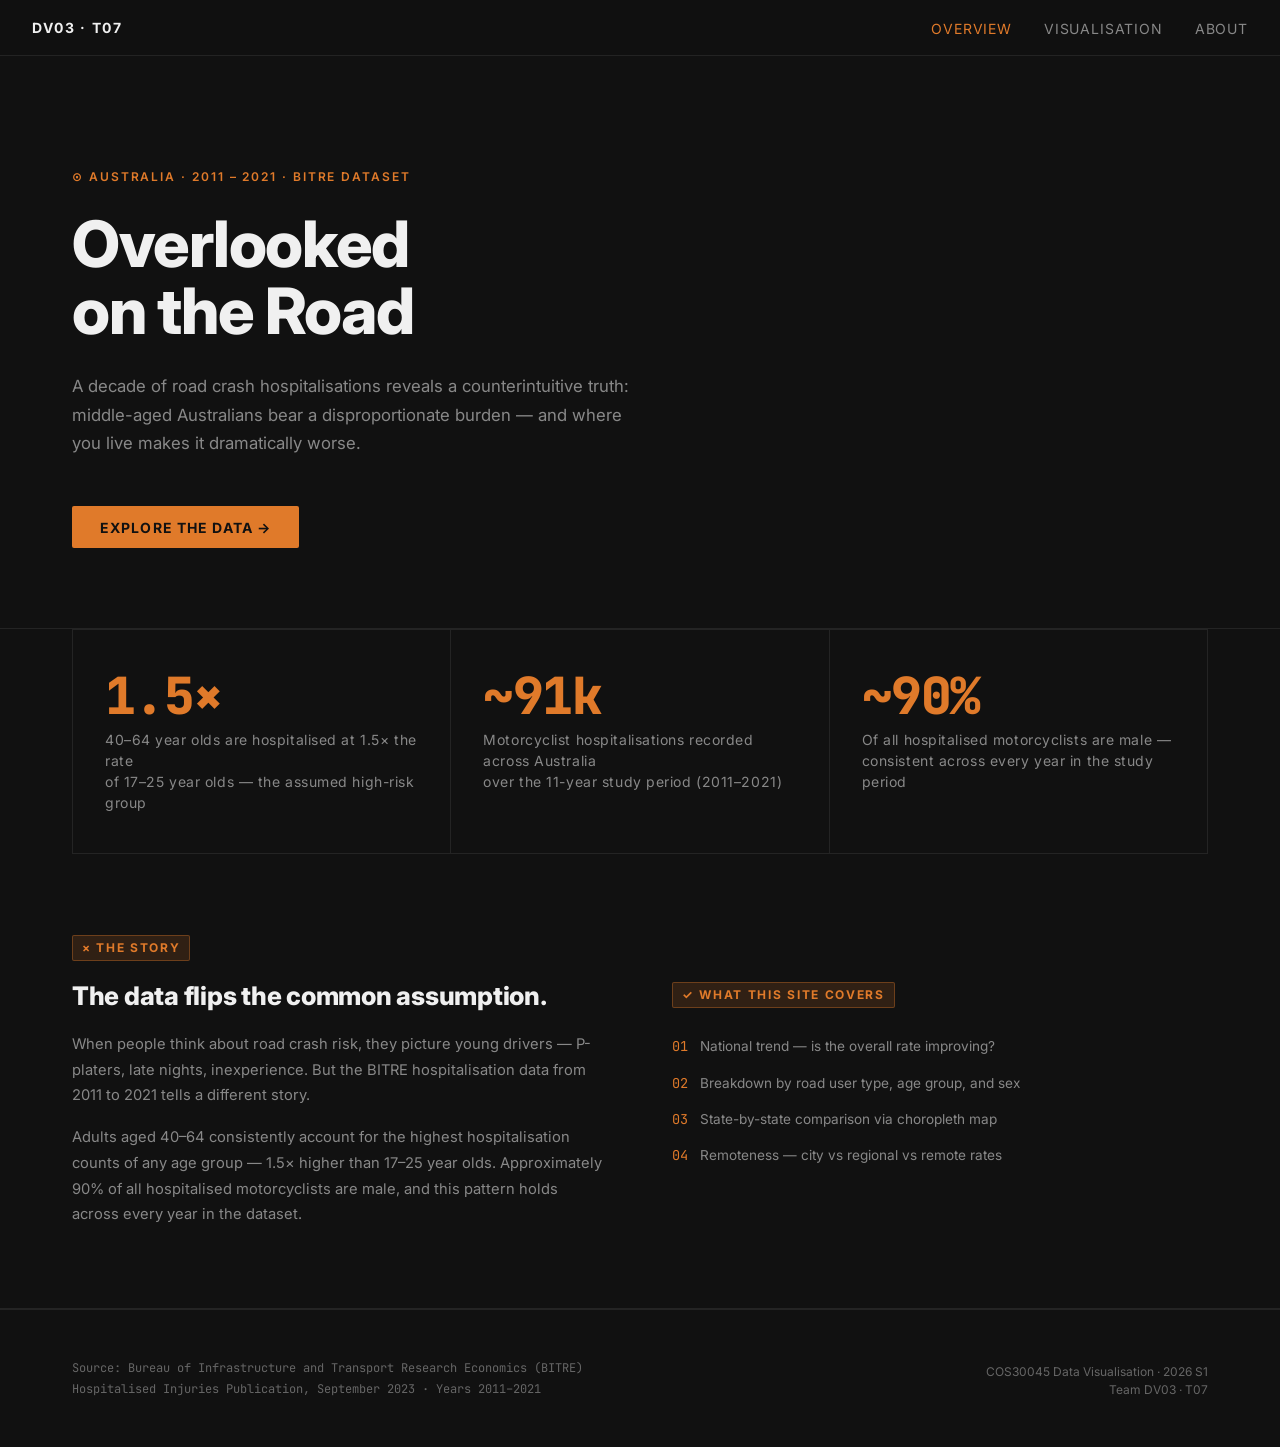
<file: index.html>
<!DOCTYPE html>
<html lang="en">
<head>
  <meta charset="UTF-8">
  <meta name="viewport" content="width=device-width, initial-scale=1.0">
  <meta name="description" content="A decade of road crash hospitalisations in Australia, 2011–2021.">
  <title>Overlooked on the Road</title>
  <link rel="preconnect" href="https://fonts.googleapis.com">
  <link rel="preconnect" href="https://fonts.gstatic.com" crossorigin>
  <link href="https://fonts.googleapis.com/css2?family=Inter:wght@400;600;700;800&family=JetBrains+Mono:wght@400;700&display=swap" rel="stylesheet">
  <link rel="stylesheet" href="css/main.css">
</head>
<body>

  <nav>
    <span class="nav-logo">DV03 · T07</span>
    <ul class="nav-links">
      <li><a href="index.html" class="active">Overview</a></li>
      <li><a href="visualisation.html">Visualisation</a></li>
      <li><a href="about.html">About</a></li>
      <!-- concept prototypes: see /Testing/concepts.html -->
    </ul>
  </nav>

  <!-- HERO -->
  <section class="hero">
    <div class="container">
      <p class="hero-eyebrow">⊙ Australia · 2011 – 2021 · BITRE Dataset</p>
      <h1>Overlooked<br>on the Road</h1>
      <p class="hero-sub">
        A decade of road crash hospitalisations reveals a counterintuitive truth:
        middle-aged Australians bear a disproportionate burden — and where you live
        makes it dramatically worse.
      </p>
      <a href="visualisation.html" class="hero-cta">Explore the Data →</a>
    </div>
  </section>

  <!-- KEY STATS -->
  <section>
    <div class="container" style="padding-top:0; padding-bottom:0;">
      <div class="stat-strip">

        <div class="stat-card">
          <div class="stat-number">1.5×</div>
          <div class="stat-label">
            40–64 year olds are hospitalised at 1.5× the rate<br>
            of 17–25 year olds — the assumed high-risk group
          </div>
        </div>

        <div class="stat-card">
          <div class="stat-number">~91k</div>
          <div class="stat-label">
            Motorcyclist hospitalisations recorded across Australia<br>
            over the 11-year study period (2011–2021)
          </div>
        </div>

        <div class="stat-card">
          <div class="stat-number">~90%</div>
          <div class="stat-label">
            Of all hospitalised motorcyclists are male —<br>
            consistent across every year in the study period
          </div>
        </div>

      </div>
    </div>
  </section>

  <!-- NARRATIVE INTRO -->
  <section style="padding: 5rem 0; border-bottom: 1px solid var(--border);">
    <div class="container">
      <div class="section-label">× The Story</div>
      <div style="display:grid; grid-template-columns: 1fr 1fr; gap: 4rem; align-items:start;">
        <div>
          <h2 style="font-size:1.6rem; font-weight:800; letter-spacing:-0.01em; margin-bottom:1.25rem; line-height:1.2;">
            The data flips the common assumption.
          </h2>
          <p style="color:var(--text-dim); line-height:1.75; font-size:0.92rem; margin-bottom:1rem;">
            When people think about road crash risk, they picture young drivers —
            P-platers, late nights, inexperience. But the BITRE hospitalisation data
            from 2011 to 2021 tells a different story.
          </p>
          <p style="color:var(--text-dim); line-height:1.75; font-size:0.92rem;">
            Adults aged 40–64 consistently account for the highest hospitalisation
            counts of any age group — 1.5× higher than 17–25 year olds. Approximately
            90% of all hospitalised motorcyclists are male, and this pattern holds
            across every year in the dataset.
          </p>
        </div>
        <div>
          <div class="section-label">✓ What This Site Covers</div>
          <ul style="list-style:none; display:flex; flex-direction:column; gap:1rem; margin-top:0.5rem;">
            <li style="display:flex; gap:0.75rem; font-size:0.85rem; color:var(--text-dim);">
              <span style="color:var(--accent); font-family:var(--font-mono); flex-shrink:0;">01</span>
              National trend — is the overall rate improving?
            </li>
            <li style="display:flex; gap:0.75rem; font-size:0.85rem; color:var(--text-dim);">
              <span style="color:var(--accent); font-family:var(--font-mono); flex-shrink:0;">02</span>
              Breakdown by road user type, age group, and sex
            </li>
            <li style="display:flex; gap:0.75rem; font-size:0.85rem; color:var(--text-dim);">
              <span style="color:var(--accent); font-family:var(--font-mono); flex-shrink:0;">03</span>
              State-by-state comparison via choropleth map
            </li>
            <li style="display:flex; gap:0.75rem; font-size:0.85rem; color:var(--text-dim);">
              <span style="color:var(--accent); font-family:var(--font-mono); flex-shrink:0;">04</span>
              Remoteness — city vs regional vs remote rates
            </li>
          </ul>
        </div>
      </div>
    </div>
  </section>

  <footer>
    <div class="container">
      <div class="footer-inner">
        <div class="footer-source">
          Source: Bureau of Infrastructure and Transport Research Economics (BITRE)<br>
          Hospitalised Injuries Publication, September 2023 · Years 2011–2021
        </div>
        <div class="footer-team">
          COS30045 Data Visualisation · 2026 S1<br>
          Team DV03 · T07
        </div>
      </div>
    </div>
  </footer>

</body>
</html>
</file>
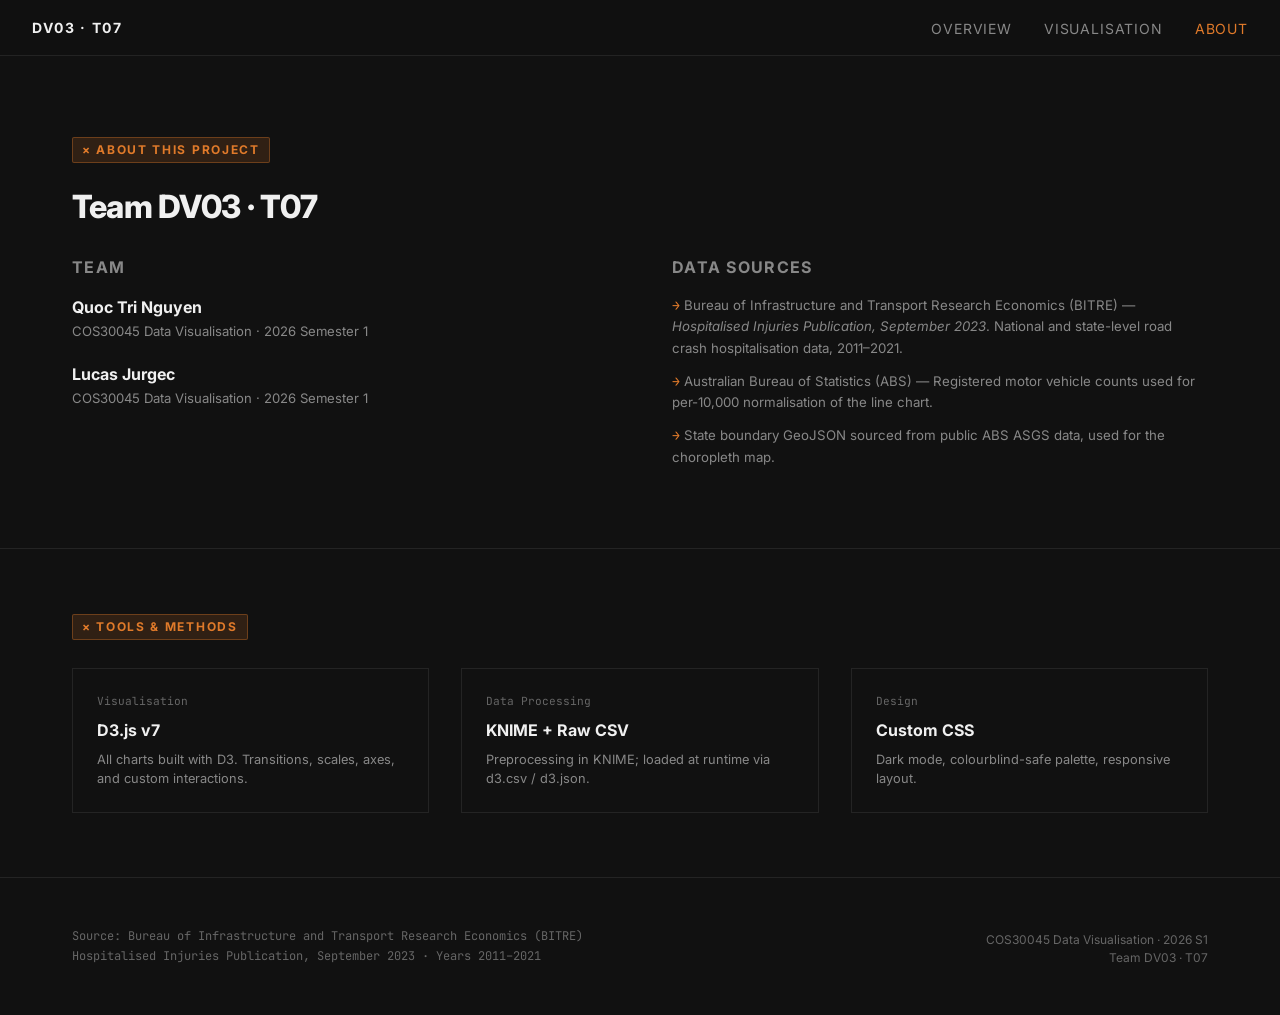
<file: about.html>
<!DOCTYPE html>
<html lang="en">
<head>
  <meta charset="UTF-8">
  <meta name="viewport" content="width=device-width, initial-scale=1.0">
  <title>About — Overlooked on the Road</title>
  <link rel="preconnect" href="https://fonts.googleapis.com">
  <link rel="preconnect" href="https://fonts.gstatic.com" crossorigin>
  <link href="https://fonts.googleapis.com/css2?family=Inter:wght@400;600;700;800&family=JetBrains+Mono:wght@400;700&display=swap" rel="stylesheet">
  <link rel="stylesheet" href="css/main.css">
</head>
<body>

  <nav>
    <span class="nav-logo">DV03 · T07</span>
    <ul class="nav-links">
      <li><a href="index.html">Overview</a></li>
      <li><a href="visualisation.html">Visualisation</a></li>
      <li><a href="about.html" class="active">About</a></li>
      <!-- concept prototypes: see /Testing/concepts.html -->
    </ul>
  </nav>

  <section style="padding: 5rem 0; border-bottom: 1px solid var(--border);">
    <div class="container">
      <div class="section-label">× About This Project</div>
      <h1 style="font-size:2rem; font-weight:800; letter-spacing:-0.01em; margin-bottom:1.5rem;">
        Team DV03 · T07
      </h1>

      <div style="display:grid; grid-template-columns: 1fr 1fr; gap:4rem;">
        <div>
          <h2 style="font-size:1rem; font-weight:700; letter-spacing:0.08em; text-transform:uppercase; color:var(--text-dim); margin-bottom:1rem;">Team</h2>
          <div style="display:flex; flex-direction:column; gap:1.25rem;">
            <div>
              <div style="font-weight:700; margin-bottom:0.2rem;">Quoc Tri Nguyen</div>
              <div style="font-size:0.82rem; color:var(--text-dim);">COS30045 Data Visualisation · 2026 Semester 1</div>
            </div>
            <div>
              <div style="font-weight:700; margin-bottom:0.2rem;">Lucas Jurgec</div>
              <div style="font-size:0.82rem; color:var(--text-dim);">COS30045 Data Visualisation · 2026 Semester 1</div>
            </div>
          </div>
        </div>

        <div>
          <h2 style="font-size:1rem; font-weight:700; letter-spacing:0.08em; text-transform:uppercase; color:var(--text-dim); margin-bottom:1rem;">Data Sources</h2>
          <ul style="list-style:none; display:flex; flex-direction:column; gap:0.75rem;">
            <li style="font-size:0.83rem; color:var(--text-dim); line-height:1.6;">
              <span style="color:var(--accent); font-family:var(--font-mono);">→</span>
              Bureau of Infrastructure and Transport Research Economics (BITRE) —
              <em>Hospitalised Injuries Publication, September 2023</em>. National and
              state-level road crash hospitalisation data, 2011–2021.
            </li>
            <li style="font-size:0.83rem; color:var(--text-dim); line-height:1.6;">
              <span style="color:var(--accent); font-family:var(--font-mono);">→</span>
              Australian Bureau of Statistics (ABS) — Registered motor vehicle counts
              used for per-10,000 normalisation of the line chart.
            </li>
            <li style="font-size:0.83rem; color:var(--text-dim); line-height:1.6;">
              <span style="color:var(--accent); font-family:var(--font-mono);">→</span>
              State boundary GeoJSON sourced from public ABS ASGS data, used for the
              choropleth map.
            </li>
          </ul>
        </div>
      </div>
    </div>
  </section>

  <section style="padding: 4rem 0;">
    <div class="container">
      <div class="section-label">× Tools & Methods</div>
      <div style="display:grid; grid-template-columns: repeat(3,1fr); gap:2rem; margin-top:0.5rem;">
        <div style="border:1px solid var(--border); padding:1.5rem;">
          <div style="font-size:0.7rem; font-family:var(--font-mono); color:var(--text-muted); margin-bottom:0.5rem;">Visualisation</div>
          <div style="font-weight:700; margin-bottom:0.5rem;">D3.js v7</div>
          <div style="font-size:0.8rem; color:var(--text-dim);">All charts built with D3. Transitions, scales, axes, and custom interactions.</div>
        </div>
        <div style="border:1px solid var(--border); padding:1.5rem;">
          <div style="font-size:0.7rem; font-family:var(--font-mono); color:var(--text-muted); margin-bottom:0.5rem;">Data Processing</div>
          <div style="font-weight:700; margin-bottom:0.5rem;">KNIME + Raw CSV</div>
          <div style="font-size:0.8rem; color:var(--text-dim);">Preprocessing in KNIME; loaded at runtime via d3.csv / d3.json.</div>
        </div>
        <div style="border:1px solid var(--border); padding:1.5rem;">
          <div style="font-size:0.7rem; font-family:var(--font-mono); color:var(--text-muted); margin-bottom:0.5rem;">Design</div>
          <div style="font-weight:700; margin-bottom:0.5rem;">Custom CSS</div>
          <div style="font-size:0.8rem; color:var(--text-dim);">Dark mode, colourblind-safe palette, responsive layout.</div>
        </div>
      </div>
    </div>
  </section>

  <footer>
    <div class="container">
      <div class="footer-inner">
        <div class="footer-source">
          Source: Bureau of Infrastructure and Transport Research Economics (BITRE)<br>
          Hospitalised Injuries Publication, September 2023 · Years 2011–2021
        </div>
        <div class="footer-team">
          COS30045 Data Visualisation · 2026 S1<br>
          Team DV03 · T07
        </div>
      </div>
    </div>
  </footer>

</body>
</html>
</file>
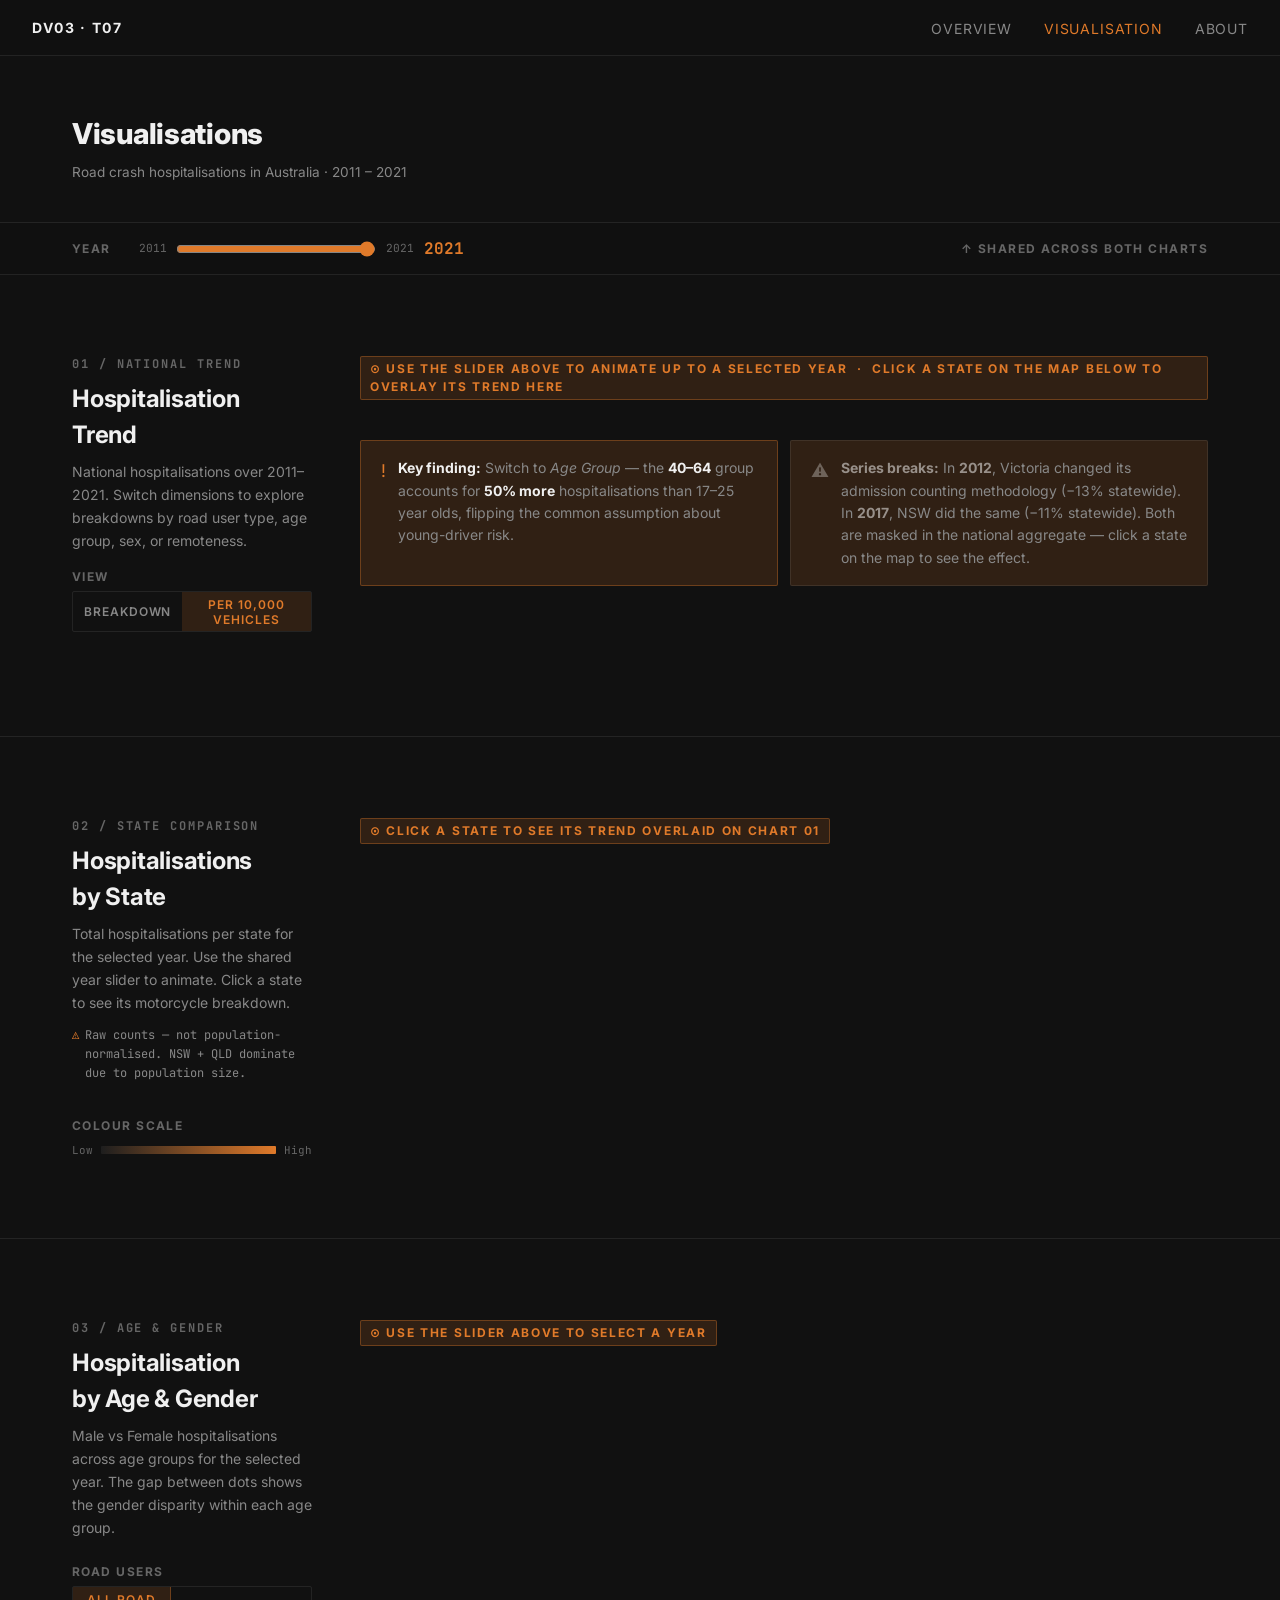
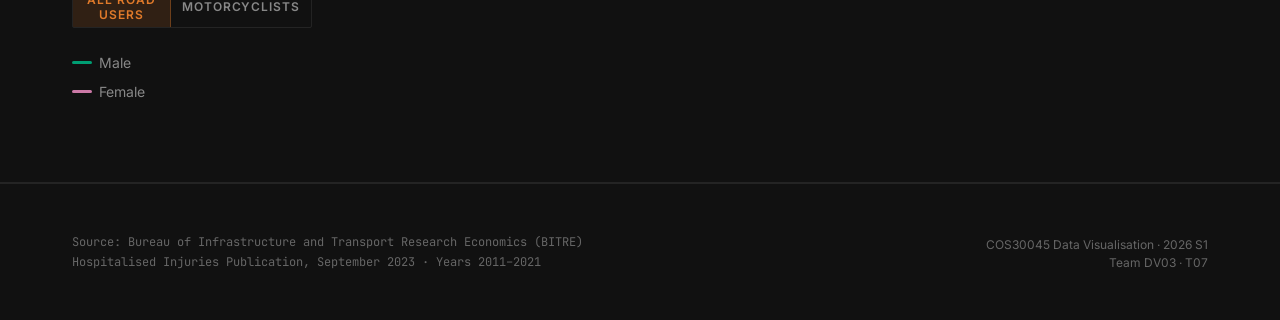
<file: visualisation.html>
<!DOCTYPE html>
<html lang="en">
<head>
  <meta charset="UTF-8">
  <meta name="viewport" content="width=device-width, initial-scale=1.0">
  <title>Visualisation — Overlooked on the Road</title>
  <link rel="preconnect" href="https://fonts.googleapis.com">
  <link rel="preconnect" href="https://fonts.gstatic.com" crossorigin>
  <link href="https://fonts.googleapis.com/css2?family=Inter:wght@400;600;700;800&family=JetBrains+Mono:wght@400;700&display=swap" rel="stylesheet">
  <link rel="stylesheet" href="css/main.css">
  <style>
    .vis-page-header {
      padding: 3.5rem 0 2.5rem;
      border-bottom: 1px solid var(--border);
    }
    .vis-page-header h1 {
      font-size: 1.8rem; font-weight: 800; letter-spacing: -0.01em; margin-bottom: 0.4rem;
    }
    .vis-page-header p { font-size: 0.85rem; color: var(--text-dim); }

    .global-controls {
      position: sticky; top: 56px; z-index: 90;
      padding: 0.85rem 0;
      border-bottom: 1px solid var(--border);
      background: rgba(17,17,17,0.96);
      backdrop-filter: blur(8px);
    }
    .global-controls .container {
      display: flex; align-items: center; gap: 1.75rem; flex-wrap: wrap;
    }

    .chart-grid {
      display: grid;
      grid-template-columns: 240px 1fr;
      gap: 3rem;
      align-items: start;
    }
    @media (max-width: 900px) { .chart-grid { grid-template-columns: 1fr; } }

    #chart-01-container svg,
    #chart-02-container svg,
    #chart-per10k-container svg,
    #chart-03-container svg { background: var(--bg-raised); border-radius: 2px; }

    .chart-error {
      display: none;
      padding: 1rem;
      border: 1px solid #c0392b;
      background: rgba(192,57,43,0.1);
      color: #e74c3c;
      font-size: 0.8rem;
      font-family: var(--font-mono);
      border-radius: 2px;
      margin-bottom: 1rem;
    }

    /* detail panel */
    #detail-panel {
      padding: 3rem 0;
      border-bottom: 1px solid var(--border);
      background: var(--bg-raised);
    }
    .detail-placeholder {
      width: 100%; height: 220px;
      border: 1px dashed rgba(255,255,255,0.1);
      border-radius: 2px;
      display: flex; align-items: center; justify-content: center;
    }
    .detail-placeholder span {
      font-size: 0.72rem; letter-spacing: 0.1em; text-transform: uppercase;
      color: var(--text-muted); font-family: var(--font-mono);
    }
  </style>
</head>
<body>

  <nav>
    <span class="nav-logo">DV03 · T07</span>
    <ul class="nav-links">
      <li><a href="index.html">Overview</a></li>
      <li><a href="visualisation.html" class="active">Visualisation</a></li>
      <li><a href="about.html">About</a></li>
      <!-- concept prototypes: see /Testing/concepts.html -->
    </ul>
  </nav>

  <div class="vis-page-header">
    <div class="container">
      <h1>Visualisations</h1>
      <p>Road crash hospitalisations in Australia · 2011 – 2021</p>
    </div>
  </div>

  <!-- ── SHARED YEAR SLIDER ──────────────────────────────────────────────── -->
  <div class="global-controls">
    <div class="container">
      <span class="control-label">Year</span>
      <div style="display:flex; align-items:center; gap:0.6rem;">
        <span style="font-size:0.7rem; color:var(--text-muted); font-family:var(--font-mono);">2011</span>
        <input type="range" id="yearSlider" min="2011" max="2021" value="2021" step="1">
        <span style="font-size:0.7rem; color:var(--text-muted); font-family:var(--font-mono);">2021</span>
        <span class="year-display" id="yearDisplay">2021</span>
      </div>
      <div style="margin-left:auto; display:flex; align-items:center; gap:0.5rem;">
        <span class="control-label">↑ shared across both charts</span>
      </div>
    </div>
  </div>

  <!-- ── CHART 01 — MULTI-LINE TREND ────────────────────────────────────── -->
  <section class="chart-section" id="section-01">
    <div class="container">

      <div class="chart-grid">

        <!-- left: controls + legend -->
        <div class="chart-meta">
          <div class="chart-number">01 / National Trend</div>
            <h2 class="chart-title">Hospitalisation<br>Trend</h2>
            <p class="chart-desc">
              National hospitalisations over 2011–2021. Switch dimensions to explore
              breakdowns by road user type, age group, sex, or remoteness.
            </p>

            <div class="control-group" style="margin-top:1rem;">
              <span class="control-label">View</span>
              <div class="toggle-btn">
                <button class="lc-view-btn" data-view="breakdown">Breakdown</button>
                <button class="lc-view-btn active" data-view="per10k">Per 10,000 Vehicles</button>
              </div>
            </div>

            <div id="breakdown-controls" style="display:none; flex-direction:column; gap:0.75rem; margin-top:1.5rem;">
              <div class="control-group">
                <span class="control-label">Dimension</span>
                <select id="dimensionPicker">
                  <option>Road User Type</option>
                  <option>Age Group</option>
                  <option>Sex</option>
                  <option>Remoteness</option>
                </select>
              </div>

              <div class="control-group">
                <span class="control-label">Mode</span>
                <div class="toggle-btn">
                  <button class="lc-mode-btn active" data-mode="absolute">Absolute</button>
                  <button class="lc-mode-btn" data-mode="percent">% Share</button>
                </div>
              </div>

              <div id="chart-01-legend" class="legend" style="margin-top:0.5rem; flex-direction:column; gap:0.5rem;"></div>
            </div>

            <div id="per10k-legend-wrap">
              <div id="chart-per10k-legend" class="legend" style="margin-top:1.5rem; flex-direction:column; gap:0.5rem;"></div>
            </div>
        </div>

        <!-- right: chart -->
        <div>
          <div class="section-label">⊙ Use the slider above to animate up to a selected year &nbsp;·&nbsp; Click a state on the map below to overlay its trend here</div>
          <div class="chart-error">Failed to load data — open this file via a local server, not file://</div>
          <div id="chart-01-container" style="display:none;"></div>
          <div id="chart-per10k-container"></div>

          <div style="margin-top:1.25rem; display:flex; gap:0.75rem; align-items:stretch; flex-wrap:wrap;">

            <div class="callout" style="flex:1; min-width:220px; margin-top:0;">
              <span class="callout-icon" style="color:var(--accent);">!</span>
              <p class="callout-text">
                <strong>Key finding:</strong> Switch to <em>Age Group</em> — the
                <strong>40–64</strong> group accounts for <strong>50% more</strong>
                hospitalisations than 17–25 year olds, flipping the common assumption about young-driver risk.
              </p>
            </div>

            <div class="callout" style="flex:1; min-width:220px; margin-top:0; border-color:rgba(255,255,255,0.08);">
              <span class="callout-icon" style="color:rgba(255,255,255,0.3);">⚠</span>
              <p class="callout-text" style="color:var(--text-dim);">
                <strong style="color:rgba(255,255,255,0.5);">Series breaks:</strong>
                In <strong style="color:rgba(255,255,255,0.5);">2012</strong>, Victoria changed its admission counting methodology (−13% statewide).
                In <strong style="color:rgba(255,255,255,0.5);">2017</strong>, NSW did the same (−11% statewide).
                Both are masked in the national aggregate — click a state on the map to see the effect.
              </p>
            </div>

          </div>
        </div>

      </div>
    </div>
  </section>

  <!-- ── CHART 02 — STATE CHOROPLETH ────────────────────────────────────── -->
  <section class="chart-section" id="section-02">
    <div class="container">

      <div class="chart-grid">

        <!-- left: controls -->
        <div class="chart-meta">
          <div class="chart-number">02 / State Comparison</div>
          <h2 class="chart-title">Hospitalisations<br>by State</h2>

          <!-- default view — shown when no state selected -->
          <div id="choropleth-default">
            <p class="chart-desc">
              Total hospitalisations per state for the selected year. Use the shared
              year slider to animate. Click a state to see its motorcycle breakdown.
            </p>
            <p class="data-caveat">Raw counts — not population-normalised. NSW + QLD dominate due to population size.</p>
            <div style="margin-top:1.75rem;">
              <span class="control-label">Colour scale</span>
              <div style="margin-top:0.4rem; display:flex; align-items:center; gap:0.5rem;">
                <span style="font-size:0.68rem; color:var(--text-muted); font-family:var(--font-mono);">Low</span>
                <div style="flex:1; height:8px; border-radius:1px; background:linear-gradient(to right, #1e1e1e, #e07a2a);"></div>
                <span style="font-size:0.68rem; color:var(--text-muted); font-family:var(--font-mono);">High</span>
              </div>
            </div>
          </div>

          <!-- state detail view — shown when a state is clicked -->
          <div id="choropleth-state-detail" style="display:none;">
            <div style="margin-bottom:0.5rem;">
              <span id="selected-state-name" style="font-size:var(--fs-sm); font-weight:700; color:var(--accent); font-family:var(--font-mono);"></span>
            </div>
            <p style="font-size:var(--fs-sm); color:var(--text-dim); margin-bottom:1rem; line-height:1.5;">
              Motorcycle share of vehicles vs hospitalisations for the selected year.
            </p>
            <div id="donut-vehicle" style="margin-bottom:1rem;"></div>
            <div id="donut-hosp"></div>
          </div>

        </div>

        <!-- right: map -->
        <div>
          <div class="section-label">⊙ Click a state to see its trend overlaid on Chart 01</div>
          <div class="chart-error">Failed to load data — open this file via a local server, not file://</div>
          <div id="chart-02-container"></div>
        </div>

      </div>
    </div>
  </section>

  <!-- ── DETAIL PANEL ────────────────────────────────────────────────────── -->
  <section class="chart-section" id="section-03">
    <div class="container">
      <div class="chart-grid">

        <!-- left: controls -->
        <div class="chart-meta">
          <div class="chart-number">03 / Age & Gender</div>
          <h2 class="chart-title">Hospitalisation<br>by Age & Gender</h2>
          <p class="chart-desc">
            Male vs Female hospitalisations across age groups for the selected year.
            The gap between dots shows the gender disparity within each age group.
          </p>

          <div style="margin-top:1.5rem; display:flex; flex-direction:column; gap:0.75rem;">
            <div class="control-group">
              <span class="control-label">Road Users</span>
              <div class="toggle-btn">
                <button class="db-filter-btn active" data-filter="all">All Road Users</button>
                <button class="db-filter-btn" data-filter="moto">Motorcyclists</button>
              </div>
            </div>
          </div>

          <div id="chart-03-legend" class="legend" style="margin-top:1.5rem; flex-direction:column; gap:0.5rem;">
            <div class="legend-item">
              <div class="legend-swatch" style="background:#009E73"></div>
              <span>Male</span>
            </div>
            <div class="legend-item">
              <div class="legend-swatch" style="background:#CC79A7"></div>
              <span>Female</span>
            </div>
          </div>
        </div>

        <!-- right: chart -->
        <div>
          <div class="section-label">⊙ Use the slider above to select a year</div>
          <div class="chart-error">Failed to load data — open via a local server (not file://)</div>
          <div id="chart-03-container"></div>
        </div>

      </div>
    </div>
  </section>

  <footer>
    <div class="container">
      <div class="footer-inner">
        <div class="footer-source">
          Source: Bureau of Infrastructure and Transport Research Economics (BITRE)<br>
          Hospitalised Injuries Publication, September 2023 · Years 2011–2021
        </div>
        <div class="footer-team">
          COS30045 Data Visualisation · 2026 S1<br>
          Team DV03 · T07
        </div>
      </div>
    </div>
  </footer>

  <!-- ── SCRIPTS (order matters: D3 → charts → data loader) ─────────────── -->
  <script src="https://d3js.org/d3.v7.min.js"></script>
  <script src="js/line-chart.js"></script>
  <script src="js/per10k-line-chart.js"></script>
  <script src="js/choropleth.js"></script>
  <script src="js/donut-chart.js"></script>
  <script src="js/dumbbell-chart.js"></script>
  <script src="js/load-data.js"></script>

  <script>
    // shared year slider → fires CustomEvent for both charts
    const slider  = document.getElementById("yearSlider");
    const display = document.getElementById("yearDisplay");

    slider.addEventListener("input", () => {
      display.textContent = slider.value;
      document.dispatchEvent(new CustomEvent("yearChange", { detail: { year: +slider.value } }));
    });

    document.querySelectorAll(".lc-view-btn").forEach(btn => {
      btn.addEventListener("click", function() {
        document.querySelectorAll(".lc-view-btn").forEach(b => b.classList.remove("active"));
        this.classList.add("active");
        const view = this.dataset.view;
        document.getElementById("chart-01-container").style.display     = view === "breakdown" ? "block" : "none";
        document.getElementById("chart-per10k-container").style.display = view === "per10k"    ? "block" : "none";
        document.getElementById("breakdown-controls").style.display     = view === "breakdown" ? "flex"  : "none";
        document.getElementById("per10k-legend-wrap").style.display     = view === "per10k"    ? "block" : "none";
      });
    });
  </script>

</body>
</html>
</file>
<file: css/main.css>
/* ─── ACCENT OPTIONS ──────────────────────────────────────────────────────────
   Uncomment ONE accent block to switch the whole site colour.
   All three are colourblind-safe (tested against deuteranopia + protanopia).
   ─────────────────────────────────────────────────────────────────────────── */

/* Option A — Amber / deep orange (warm, road/warning feel) */
:root {
  --accent:        #e07a2a;
  --accent-dim:    rgba(224, 122, 42, 0.15);
  --accent-border: rgba(224, 122, 42, 0.35);
}

/* Option B — Teal / cyan (medical, clinical, cooler)
:root {
  --accent:        #2ab8b8;
  --accent-dim:    rgba(42, 184, 184, 0.15);
  --accent-border: rgba(42, 184, 184, 0.35);
}
*/

/* Option C — Soft purple / violet (neutral, analytics feel)
:root {
  --accent:        #9b7fe8;
  --accent-dim:    rgba(155, 127, 232, 0.15);
  --accent-border: rgba(155, 127, 232, 0.35);
}
*/

/* ─── TOKENS ─────────────────────────────────────────────────────────────────*/
:root {
  --bg:          #111111;
  --bg-raised:   #181818;
  --border:      rgba(255, 255, 255, 0.08);
  --text:        #f0f0f0;
  --text-dim:    #888888;
  --text-muted:  #666666;
  --font-sans:   'Inter', 'Segoe UI', system-ui, sans-serif;
  --font-mono:   'JetBrains Mono', 'Fira Mono', 'Courier New', monospace;

  /* ── type scale ── */
  --fs-xs:   0.75rem;   /* 12px — captions, mono labels, footnotes */
  --fs-sm:   0.875rem;  /* 14px — secondary text, descriptions, labels */
  --fs-base: 1rem;      /* 16px — body */
  --fs-lg:   1.125rem;  /* 18px — callout text, sub-headings */
  --fs-xl:   1.5rem;    /* 24px — section titles */
}

/* ─── TYPE UTILITIES ─────────────────────────────────────────────────────────*/
.fs-xs   { font-size: var(--fs-xs); }
.fs-sm   { font-size: var(--fs-sm); }
.fs-base { font-size: var(--fs-base); }
.fs-lg   { font-size: var(--fs-lg); }
.fs-xl   { font-size: var(--fs-xl); }

/* ─── RESET ──────────────────────────────────────────────────────────────────*/
*, *::before, *::after { box-sizing: border-box; margin: 0; padding: 0; }

html { font-size: 16px; scroll-behavior: smooth; }

body {
  background: var(--bg);
  color: var(--text);
  font-family: var(--font-sans);
  line-height: 1.5;
  -webkit-font-smoothing: antialiased;
}

a { color: var(--accent); text-decoration: none; }
a:hover { text-decoration: underline; }

/* ─── NAV ────────────────────────────────────────────────────────────────────*/
nav {
  position: sticky;
  top: 0;
  z-index: 100;
  display: flex;
  align-items: center;
  justify-content: space-between;
  padding: 0 2rem;
  height: 56px;
  border-bottom: 1px solid var(--border);
  background: rgba(17, 17, 17, 0.92);
  backdrop-filter: blur(8px);
}

.nav-logo {
  font-size: var(--fs-sm);
  font-weight: 700;
  letter-spacing: 0.12em;
  text-transform: uppercase;
  color: var(--text);
}

.nav-links {
  display: flex;
  gap: 2rem;
  list-style: none;
}

.nav-links a {
  font-size: var(--fs-sm);
  letter-spacing: 0.06em;
  text-transform: uppercase;
  color: var(--text-dim);
  transition: color 0.15s;
}

.nav-links a:hover,
.nav-links a.active {
  color: var(--accent);
  text-decoration: none;
}

/* ─── LAYOUT ─────────────────────────────────────────────────────────────────*/
.container {
  max-width: 1200px;
  margin: 0 auto;
  padding: 0 2rem;
}

/* ─── SECTION LABEL PILL ─────────────────────────────────────────────────────*/
.section-label {
  display: inline-flex;
  align-items: center;
  gap: 0.4em;
  padding: 0.25em 0.75em;
  border: 1px solid var(--accent-border);
  background: var(--accent-dim);
  border-radius: 2px;
  font-size: var(--fs-xs);
  font-weight: 700;
  letter-spacing: 0.14em;
  text-transform: uppercase;
  color: var(--accent);
  margin-bottom: 1.25rem;
}

/* ─── HERO ───────────────────────────────────────────────────────────────────*/
.hero {
  padding: 7rem 0 5rem;
  border-bottom: 1px solid var(--border);
}

.hero-eyebrow {
  font-size: var(--fs-xs);
  font-weight: 600;
  letter-spacing: 0.16em;
  text-transform: uppercase;
  color: var(--accent);
  margin-bottom: 1.5rem;
}

.hero h1 {
  font-size: clamp(2.4rem, 5vw, 4rem);
  font-weight: 800;
  line-height: 1.05;
  letter-spacing: -0.02em;
  max-width: 18ch;
  margin-bottom: 1.75rem;
}

.hero-sub {
  font-size: 1.05rem;
  color: var(--text-dim);
  max-width: 52ch;
  margin-bottom: 3rem;
  line-height: 1.7;
}

.hero-cta {
  display: inline-block;
  padding: 0.75em 2em;
  background: var(--accent);
  color: #111;
  font-size: var(--fs-sm);
  font-weight: 700;
  letter-spacing: 0.08em;
  text-transform: uppercase;
  border-radius: 2px;
  transition: opacity 0.15s;
}

.hero-cta:hover { opacity: 0.85; text-decoration: none; }

/* ─── STAT STRIP ─────────────────────────────────────────────────────────────*/
.stat-strip {
  display: grid;
  grid-template-columns: repeat(3, 1fr);
  border-top: 1px solid var(--border);
  border-left: 1px solid var(--border);
}

.stat-card {
  padding: 2.5rem 2rem;
  border-right: 1px solid var(--border);
  border-bottom: 1px solid var(--border);
}

.stat-number {
  font-size: clamp(2.2rem, 4vw, 3.2rem);
  font-weight: 800;
  letter-spacing: -0.03em;
  color: var(--accent);
  font-family: var(--font-mono);
  line-height: 1;
  margin-bottom: 0.5rem;
}

.stat-label {
  font-size: var(--fs-sm);
  color: var(--text-dim);
  letter-spacing: 0.04em;
  line-height: 1.5;
}

/* ─── CHART SECTIONS ─────────────────────────────────────────────────────────*/
.chart-section {
  padding: 5rem 0;
  border-bottom: 1px solid var(--border);
}

.chart-header {
  display: flex;
  align-items: flex-start;
  justify-content: space-between;
  gap: 2rem;
  margin-bottom: 2.5rem;
  flex-wrap: wrap;
}

.chart-number {
  font-size: var(--fs-xs);
  font-weight: 700;
  letter-spacing: 0.16em;
  text-transform: uppercase;
  color: var(--text-muted);
  margin-bottom: 0.5rem;
  font-family: var(--font-mono);
}

.chart-title {
  font-size: 1.5rem;
  font-weight: 700;
  letter-spacing: -0.01em;
  margin-bottom: 0.4rem;
}

.chart-desc {
  font-size: var(--fs-sm);
  color: var(--text-dim);
  max-width: 56ch;
  line-height: 1.65;
}

/* chart placeholder box */
.chart-placeholder {
  width: 100%;
  height: 420px;
  border: 1px solid var(--border);
  background: var(--bg-raised);
  display: flex;
  align-items: center;
  justify-content: center;
  border-radius: 2px;
  position: relative;
  overflow: hidden;
}

.chart-placeholder-label {
  font-size: var(--fs-xs);
  letter-spacing: 0.1em;
  text-transform: uppercase;
  color: var(--text-muted);
  font-family: var(--font-mono);
}

/* fake axis lines inside placeholder */
.chart-placeholder::before {
  content: '';
  position: absolute;
  left: 48px;
  bottom: 36px;
  right: 24px;
  top: 24px;
  border-left: 1px solid var(--border);
  border-bottom: 1px solid var(--border);
}

/* ─── CONTROLS BAR ───────────────────────────────────────────────────────────*/
.controls-bar {
  display: flex;
  align-items: center;
  gap: 1.5rem;
  flex-wrap: wrap;
}

.control-group {
  display: flex;
  flex-direction: column;
  gap: 0.3rem;
}

.control-label {
  font-size: var(--fs-xs);
  font-weight: 700;
  letter-spacing: 0.12em;
  text-transform: uppercase;
  color: var(--text-muted);
}

select, input[type="range"] {
  background: var(--bg-raised);
  border: 1px solid var(--border);
  color: var(--text);
  font-family: var(--font-sans);
  font-size: var(--fs-sm);
  padding: 0.4em 0.75em;
  border-radius: 2px;
  outline: none;
  cursor: pointer;
  transition: border-color 0.15s;
}

select:hover, select:focus { border-color: var(--accent); }

input[type="range"] {
  padding: 0;
  width: 200px;
  accent-color: var(--accent);
}

.year-display {
  font-size: var(--fs-base);
  font-weight: 700;
  font-family: var(--font-mono);
  color: var(--accent);
  min-width: 3ch;
}

/* toggle button */
.toggle-btn {
  display: inline-flex;
  border: 1px solid var(--border);
  border-radius: 2px;
  overflow: hidden;
}

.toggle-btn button {
  background: none;
  border: none;
  color: var(--text-dim);
  font-size: var(--fs-xs);
  font-weight: 600;
  letter-spacing: 0.08em;
  text-transform: uppercase;
  padding: 0.4em 0.9em;
  cursor: pointer;
  transition: background 0.15s, color 0.15s;
  font-family: var(--font-sans);
}

.toggle-btn button.active {
  background: var(--accent-dim);
  color: var(--accent);
  border-right: 1px solid var(--accent-border);
}

.toggle-btn button:last-child { border-right: none; }

/* ─── ANNOTATION CALLOUT ─────────────────────────────────────────────────────*/
.callout {
  display: inline-flex;
  align-items: flex-start;
  gap: 0.75rem;
  padding: 1rem 1.25rem;
  border: 1px solid var(--accent-border);
  background: var(--accent-dim);
  border-radius: 2px;
  margin-top: 1.5rem;
  max-width: 480px;
}

.callout-icon {
  font-size: 1.1rem;
  margin-top: 0.05rem;
  flex-shrink: 0;
}

.callout-text {
  font-size: var(--fs-sm);
  line-height: 1.6;
  color: var(--text-dim);
}

.callout-text strong { color: var(--text); }

/* ─── TOOLTIP ────────────────────────────────────────────────────────────────*/
.tooltip {
  position: absolute;
  background: var(--bg-raised);
  border: 1px solid var(--border);
  padding: 0.6rem 0.9rem;
  font-size: var(--fs-sm);
  font-family: var(--font-mono);
  color: var(--text);
  pointer-events: none;
  border-radius: 2px;
  box-shadow: 0 4px 20px rgba(0,0,0,0.4);
  z-index: 50;
  white-space: nowrap;
}

/* ─── LEGEND ─────────────────────────────────────────────────────────────────*/
.legend {
  display: flex;
  gap: 1.5rem;
  flex-wrap: wrap;
  margin-top: 1rem;
}

.legend-item {
  display: flex;
  align-items: center;
  gap: 0.45rem;
  font-size: var(--fs-sm);
  color: var(--text-dim);
}

.legend-swatch {
  width: 20px;
  height: 3px;
  border-radius: 2px;
  flex-shrink: 0;
}

/* ─── FOOTER ─────────────────────────────────────────────────────────────────*/
footer {
  padding: 3rem 0;
  border-top: 1px solid var(--border);
}

.footer-inner {
  display: flex;
  justify-content: space-between;
  align-items: flex-end;
  gap: 2rem;
  flex-wrap: wrap;
}

.footer-source {
  font-size: var(--fs-xs);
  color: var(--text-muted);
  line-height: 1.7;
  font-family: var(--font-mono);
}

.footer-team {
  font-size: var(--fs-xs);
  color: var(--text-muted);
  text-align: right;
}

/* ─── DATA CAVEAT ────────────────────────────────────────────────────────────*/
.data-caveat {
  display: flex;
  align-items: flex-start;
  gap: 0.4rem;
  margin-top: 0.75rem;
  font-size: var(--fs-xs);
  font-family: var(--font-mono);
  color: var(--text-dim);
  line-height: 1.6;
}

.data-caveat::before {
  content: '⚠';
  flex-shrink: 0;
  color: var(--accent);
}

/* ─── RESPONSIVE ─────────────────────────────────────────────────────────────*/
@media (max-width: 768px) {
  .stat-strip { grid-template-columns: 1fr; }
  .chart-header { flex-direction: column; }
  .controls-bar { gap: 1rem; }
  nav { padding: 0 1rem; }
  .container { padding: 0 1rem; }
  .hero { padding: 4rem 0 3rem; }
}
</file>
